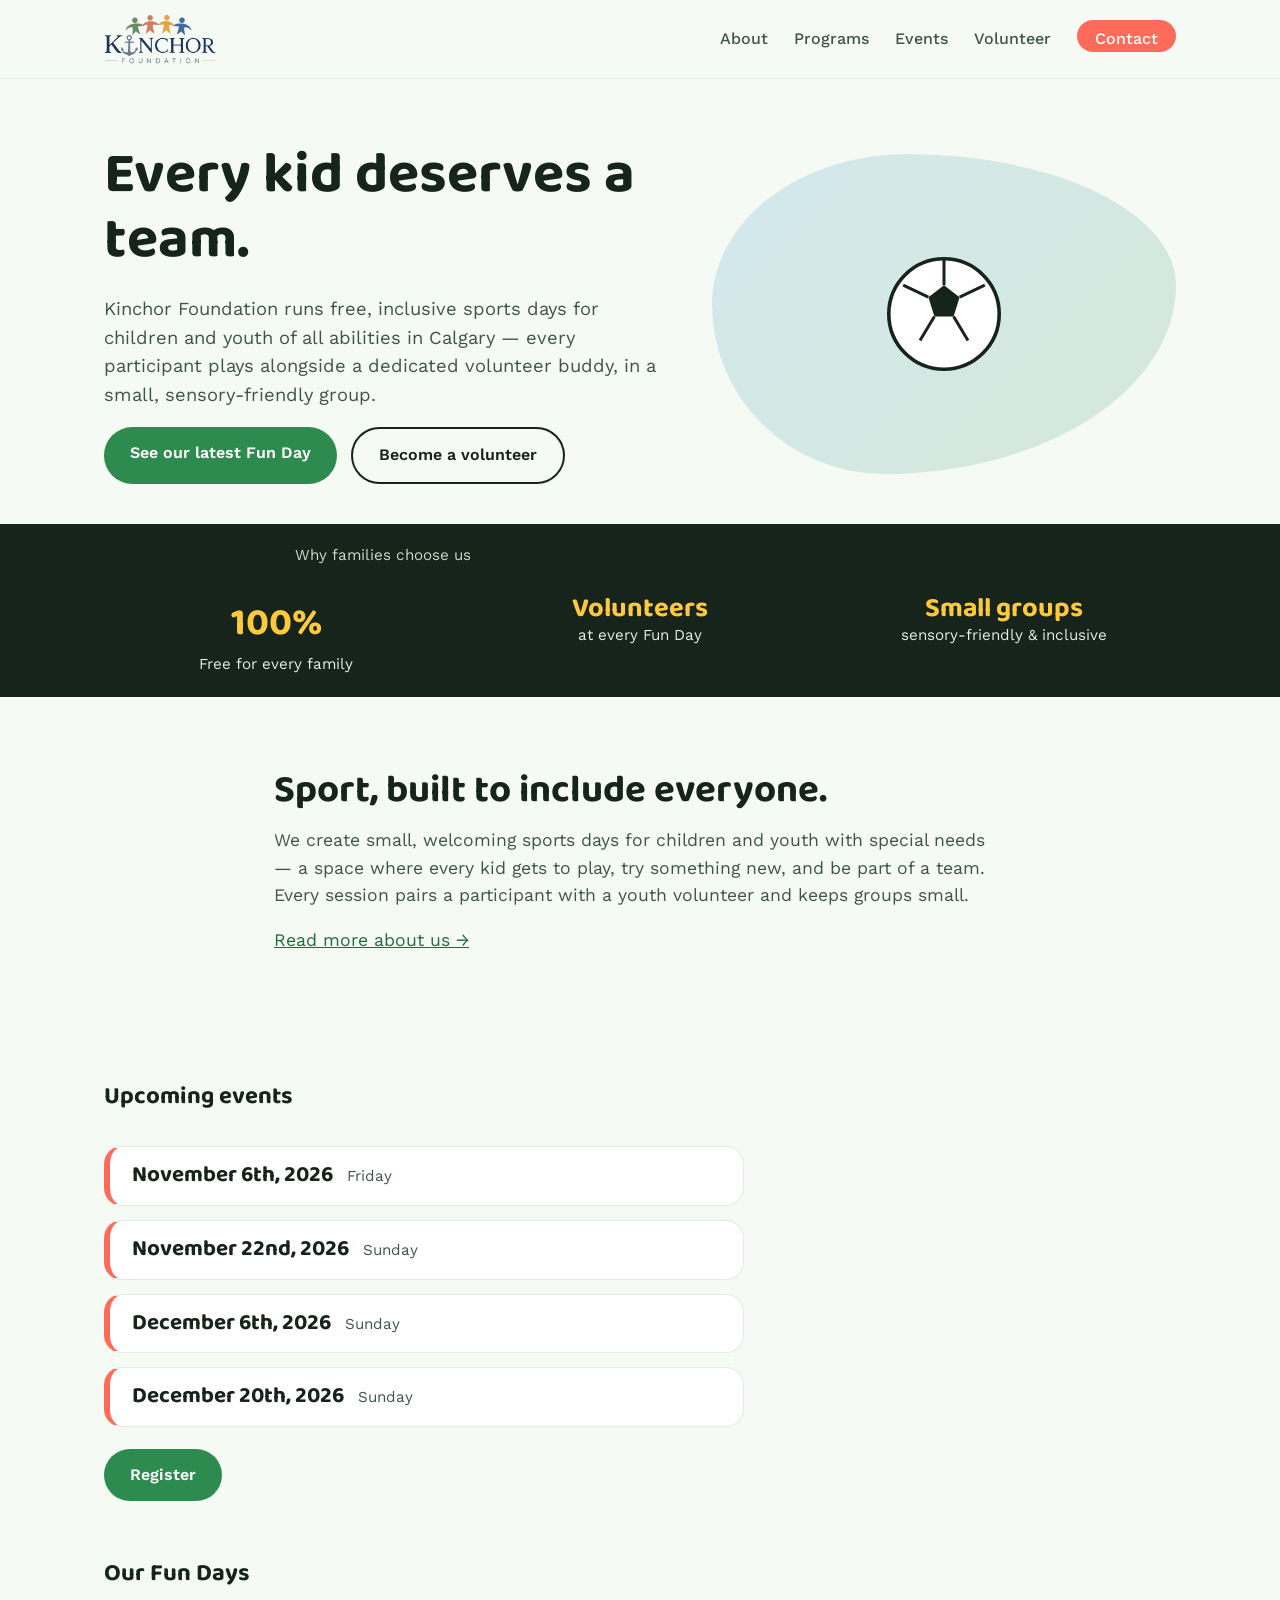
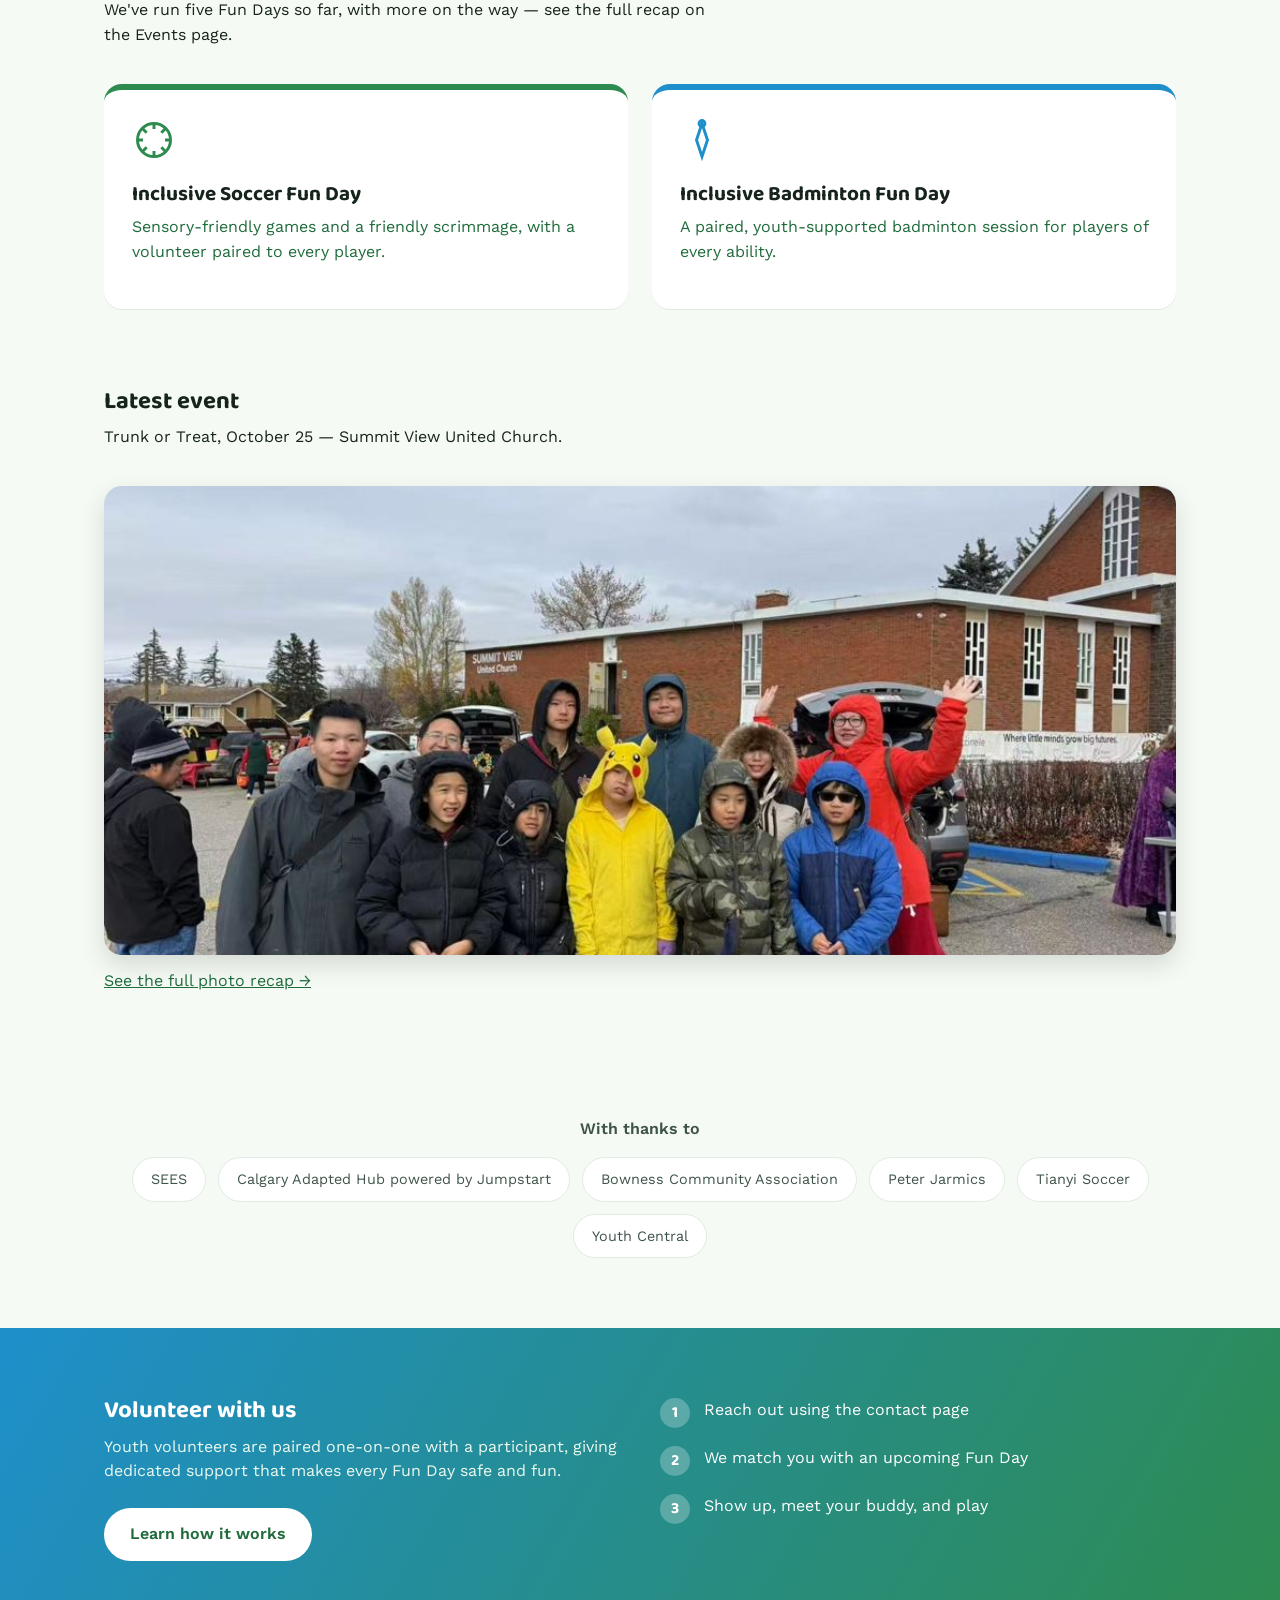
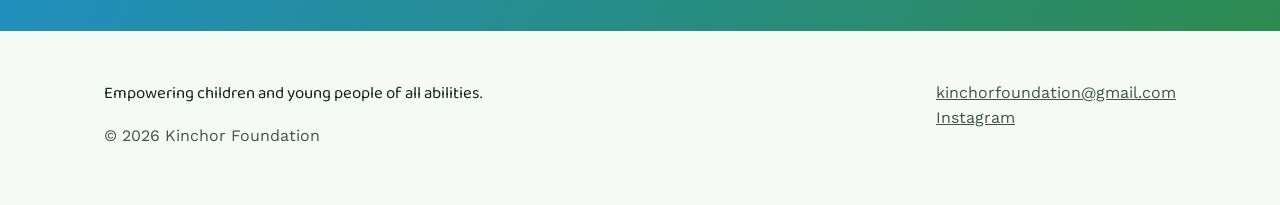
<file: index.html>
<!DOCTYPE html>
<html lang="en">
<head>
<meta charset="UTF-8">
<meta name="viewport" content="width=device-width, initial-scale=1.0">
<title>Kinchor Foundation — Inclusive Sport for Every Kid</title>
<meta name="description" content="Kinchor Foundation runs free, inclusive sports days for children and youth of all abilities in Calgary.">



<link rel="preconnect" href="https://fonts.googleapis.com">
<link rel="preconnect" href="https://fonts.gstatic.com" crossorigin>
<link href="https://fonts.googleapis.com/css2?family=Baloo+2:wght@500;600;700;800&family=Work+Sans:wght@400;500;600&display=swap" rel="stylesheet">
<link rel="stylesheet" href="styles.css">
</head>
<body>
<div class="scroll-progress"></div>
<a href="#main" class="skip-link">Skip to content</a>

<header class="site" id="site-header">
  <nav class="wrap" aria-label="Primary">
    <a href="index.html" class="brand">
      <img src="[data-uri]" alt="Kinchor Foundation">
    </a>
    <ul class="nav-links">
      <li><a href="about.html">About</a></li>
      <li><a href="programs.html">Programs</a></li>
      <li><a href="events.html">Events</a></li>
      <li><a href="volunteer.html">Volunteer</a></li>
      <li><a href="contact.html" class="nav-cta">Contact</a></li>
    </ul>
    <button class="hamburger" id="hamburger" aria-label="Toggle menu" aria-expanded="false">
      <span></span><span></span><span></span>
    </button>
  </nav>
</header>

<main id="main">

  <section class="hero">
    <div class="wrap">
      <div>
        <h1>Every kid deserves a team.</h1>
        <p class="lede">Kinchor Foundation runs free, inclusive sports days for children and youth of all abilities in Calgary — every participant plays alongside a dedicated volunteer buddy, in a small, sensory-friendly group.</p>
        <div class="cta-row">
          <a href="events.html" class="btn btn-primary">See our latest Fun Day</a>
          <a href="volunteer.html" class="btn btn-outline">Become a volunteer</a>
        </div>
      </div>
      <div class="hero-visual">
        <div class="hero-blob" aria-hidden="true"></div>
        <svg class="ball" viewBox="0 0 100 100" aria-hidden="true">
          <circle cx="50" cy="50" r="46" fill="#ffffff" stroke="#16241c" stroke-width="3"/>
          <polygon points="50,26 63,36 58,52 42,52 37,36" fill="#16241c"/>
          <path d="M50,26 L50,4 M63,36 L84,26 M58,52 L70,72 M42,52 L30,72 M37,36 L16,26" stroke="#16241c" stroke-width="2.5" fill="none"/>
        </svg>
      </div>
    </div>
  </section>

  <section class="stats" aria-label="Event highlights">
    <div class="wrap">
      <p class="eyebrow">Why families choose us</p>
      <div><div class="stat-num" data-count="100" data-suffix="%">0%</div><div class="stat-label">Free for every family</div></div>
      <div><div class="stat-text">Volunteers</div><div class="stat-label">at every Fun Day</div></div>
      <div><div class="stat-text">Small groups</div><div class="stat-label">sensory-friendly &amp; inclusive</div></div>
    </div>
  </section>

  <section class="mission">
    <div class="wrap reveal">
      <h2>Sport, built to include everyone.</h2>
      
      <p>We create small, welcoming sports days for children and youth with special needs — a space where every kid gets to play, try something new, and be part of a team. Every session pairs a participant with a youth volunteer and keeps groups small.</p>
      <p><a href="about.html">Read more about us →</a></p>
    </div>
  </section>

  <section class="upcoming" id="upcoming">
    <div class="wrap">
      <div class="section-head reveal">
        <h2>Upcoming events</h2>
      </div>
      <div class="upcoming-list stagger">
        <div class="upcoming-item">
          <div class="upcoming-date">November 6th, 2026</div>
          <div class="upcoming-day">Friday</div>
        </div>
        <div class="upcoming-item">
          <div class="upcoming-date">November 22nd, 2026</div>
          <div class="upcoming-day">Sunday</div>
        </div>
        <div class="upcoming-item">
          <div class="upcoming-date">December 6th, 2026</div>
          <div class="upcoming-day">Sunday</div>
        </div>
        <div class="upcoming-item">
          <div class="upcoming-date">December 20th, 2026</div>
          <div class="upcoming-day">Sunday</div>
        </div>
      </div>
      <a class="btn btn-primary upcoming-register" href="https://forms.gle/YQXjcVpG6hMZXHu18" target="_blank" rel="noopener">Register</a>
    </div>
  </section>

  <section class="programs">
    <div class="wrap">
      <div class="section-head reveal">
        <h2>Our Fun Days</h2>
        <p>We've run five Fun Days so far, with more on the way — see the full recap on the Events page.</p>
      </div>
      <div class="program-grid stagger">
        <a href="programs.html" class="program-card" style="text-decoration:none;">
          <svg class="icon" viewBox="0 0 24 24" fill="none" stroke="var(--green)" stroke-width="1.6"><circle cx="12" cy="12" r="9"/><path d="M12 3v3M12 18v3M3 12h3M18 12h3M6 6l2 2M16 16l2 2M6 18l2-2M16 8l2-2"/></svg>
          <h3>Inclusive Soccer Fun Day</h3>
          <p>Sensory-friendly games and a friendly scrimmage, with a volunteer paired to every player.</p>
        </a>
        <a href="programs.html" class="program-card badminton" style="text-decoration:none;">
          <svg class="icon" viewBox="0 0 24 24" fill="none" stroke="var(--sky)" stroke-width="1.6"><path d="M12 3l3 9-3 9-3-9z"/><circle cx="12" cy="3" r="1.6"/></svg>
          <h3>Inclusive Badminton Fun Day</h3>
          <p>A paired, youth-supported badminton session for players of every ability.</p>
        </a>
      </div>
    </div>
  </section>

  <section class="gallery-section" style="padding-top:0;">
    <div class="wrap reveal-scale">
      <div class="section-head">
        <h2>Latest event</h2>
        <p>Trunk or Treat, October 25 — Summit View United Church.</p>
      </div>
      <a href="events.html#trunk-or-treat-oct25" style="display:block; border-radius: var(--radius); overflow:hidden; box-shadow:0 10px 24px rgba(20,40,25,0.15);">
        <img src="[data-uri]" alt="The whole group together at the October 25 Trunk or Treat" style="aspect-ratio:16/7; object-fit:cover; width:100%;">
      </a>
      <p style="margin-top:14px;"><a href="events.html#trunk-or-treat-oct25">See the full photo recap →</a></p>
    </div>
  </section>

  <section class="partners">
    <div class="wrap reveal">
      <h3>With thanks to</h3>
      <div class="partner-chips">
        <span class="chip">SEES</span>
        <span class="chip">Calgary Adapted Hub powered by Jumpstart</span>
        <span class="chip">Bowness Community Association</span>
        <span class="chip">Peter Jarmics</span>
        <span class="chip">Tianyi Soccer</span>
        <span class="chip">Youth Central</span>
      </div>
    </div>
  </section>

  <section class="volunteer-cta">
    <div class="wrap">
      <div class="reveal-left">
        <h2>Volunteer with us</h2>
        <p>Youth volunteers are paired one-on-one with a participant, giving dedicated support that makes every Fun Day safe and fun.</p>
        <a href="volunteer.html" class="btn btn-primary">Learn how it works</a>
      </div>
      <div class="reveal-right">
        <ol class="steps">
          <li>Reach out using the contact page</li>
          <li>We match you with an upcoming Fun Day</li>
          <li>Show up, meet your buddy, and play</li>
        </ol>
      </div>
    </div>
  </section>

</main>

<footer class="site">
  <div class="wrap">
    <div>
      <p class="tagline">Empowering children and young people of all abilities.</p>
      <p>© 2026 Kinchor Foundation</p>
    </div>
    <div>
      <p><a href="mailto:kinchorfoundation@gmail.com">kinchorfoundation@gmail.com</a><br>
      <a href="https://www.instagram.com/kinchorfoundation2026/?hl=en" target="_blank" rel="noopener">Instagram</a></p>
    </div>
  </div>
</footer>

<button class="to-top" aria-label="Back to top">
  <svg viewBox="0 0 24 24" fill="none" stroke="#16241c" stroke-width="2"><path d="M12 19V5M5 12l7-7 7 7"/></svg>
</button>

<script src="script.js" defer></script>
</body>
</html>
</file>
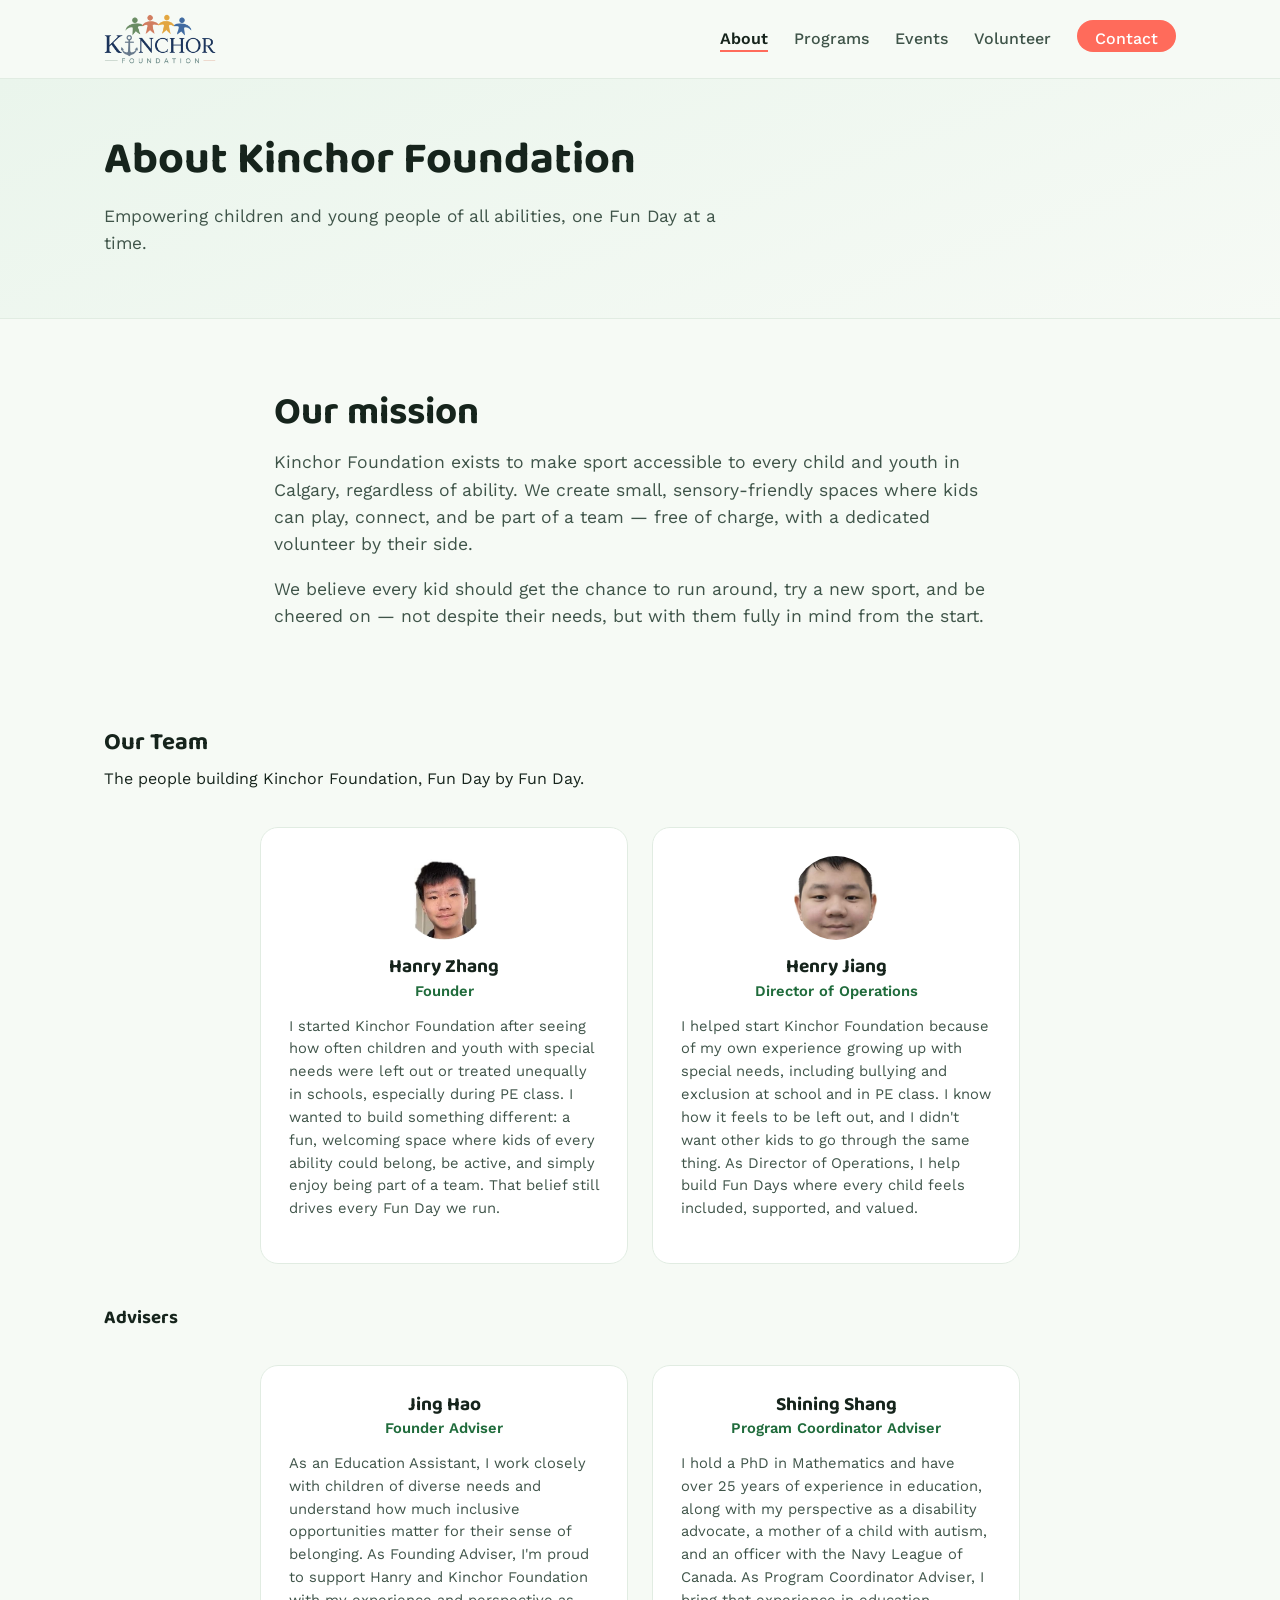
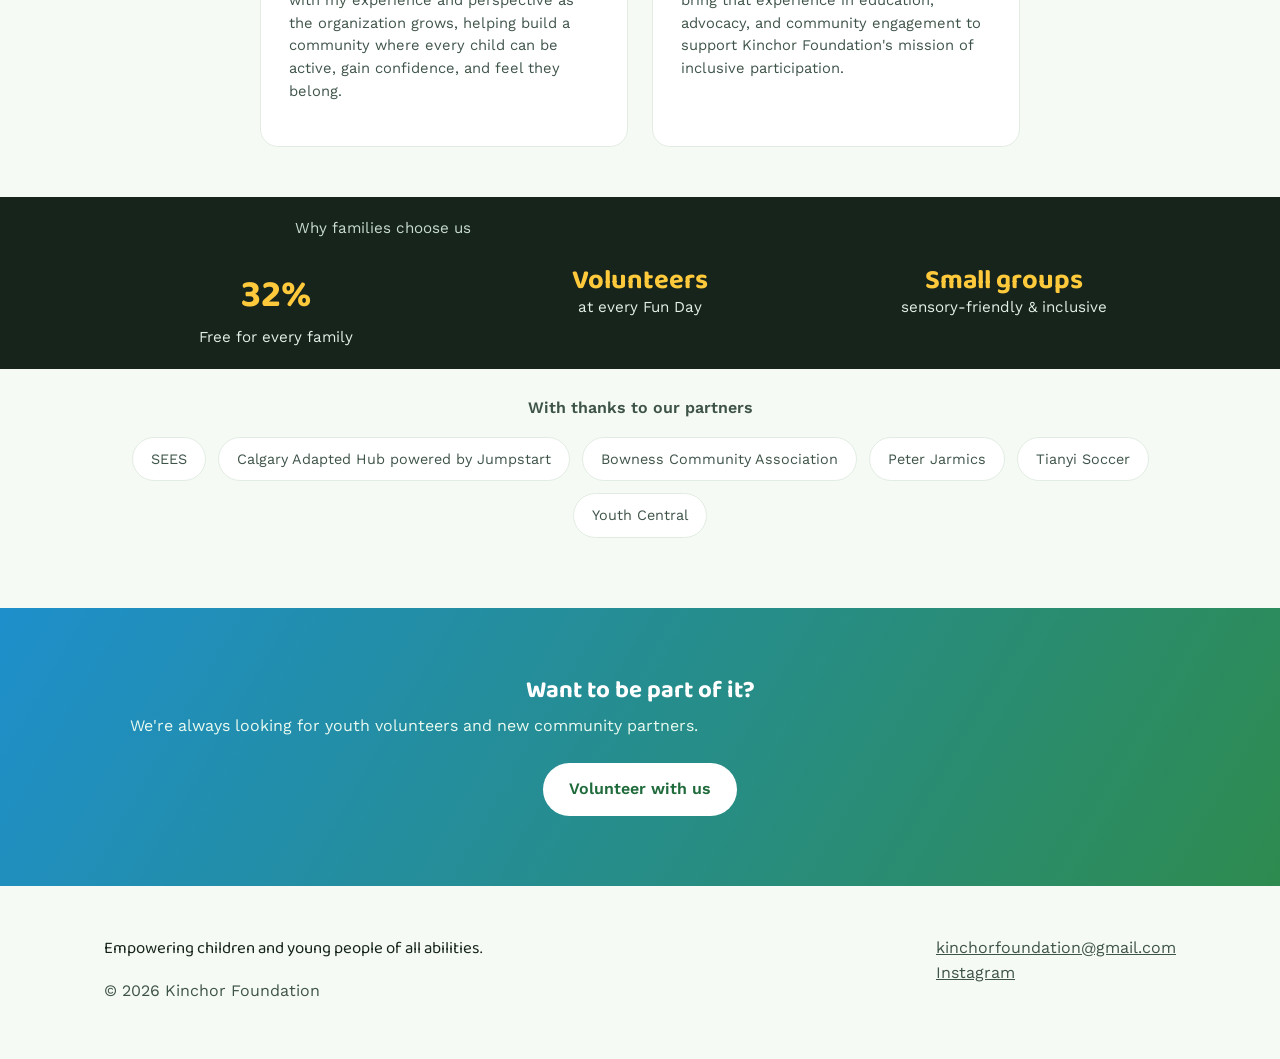
<file: about.html>
<!DOCTYPE html>
<html lang="en">
<head>
<meta charset="UTF-8">
<meta name="viewport" content="width=device-width, initial-scale=1.0">
<title>About Us — Kinchor Foundation</title>
<meta name="description" content="Kinchor Foundation's mission is to make sport accessible to every child and youth in Calgary, regardless of ability.">
<link rel="preconnect" href="https://fonts.googleapis.com">
<link rel="preconnect" href="https://fonts.gstatic.com" crossorigin>
<link href="https://fonts.googleapis.com/css2?family=Baloo+2:wght@500;600;700;800&family=Work+Sans:wght@400;500;600&display=swap" rel="stylesheet">
<link rel="stylesheet" href="styles.css">
</head>
<body>
<div class="scroll-progress"></div>
<a href="#main" class="skip-link">Skip to content</a>

<header class="site" id="site-header">
  <nav class="wrap" aria-label="Primary">
    <a href="index.html" class="brand">
      <img src="[data-uri]" alt="Kinchor Foundation">
    </a>
    <ul class="nav-links">
      <li><a href="about.html" class="active">About</a></li>
      <li><a href="programs.html">Programs</a></li>
      <li><a href="events.html">Events</a></li>
      <li><a href="volunteer.html">Volunteer</a></li>
      <li><a href="contact.html" class="nav-cta">Contact</a></li>
    </ul>
    <button class="hamburger" id="hamburger" aria-label="Toggle menu" aria-expanded="false">
      <span></span><span></span><span></span>
    </button>
  </nav>
</header>

<main id="main">

  <section class="page-hero">
    <div class="wrap">
      <h1>About Kinchor Foundation</h1>
      <p>Empowering children and young people of all abilities, one Fun Day at a time.</p>
    </div>
  </section>

  <section class="mission">
    <div class="wrap reveal">
      <h2>Our mission</h2>
      
      <p>Kinchor Foundation exists to make sport accessible to every child and youth in Calgary, regardless of ability. We create small, sensory-friendly spaces where kids can play, connect, and be part of a team — free of charge, with a dedicated volunteer by their side.</p>
      <p>We believe every kid should get the chance to run around, try a new sport, and be cheered on — not despite their needs, but with them fully in mind from the start.</p>
    </div>
  </section>

  <section class="team">
    <div class="wrap">
      <div class="section-head reveal">
        <h2>Our Team</h2>
        <p>The people building Kinchor Foundation, Fun Day by Fun Day.</p>
      </div>
      <div class="team-grid team-grid-two stagger">

        <div class="team-card">
          <img class="team-photo" src="[data-uri]" alt="Hanry Zhang">
          <h3>Hanry Zhang</h3>
          <p class="team-role">Founder</p>
          <p class="team-bio">I started Kinchor Foundation after seeing how often children and youth with special needs were left out or treated unequally in schools, especially during PE class. I wanted to build something different: a fun, welcoming space where kids of every ability could belong, be active, and simply enjoy being part of a team. That belief still drives every Fun Day we run.</p>
        </div>

        <div class="team-card">
          <img class="team-photo" src="[data-uri]" alt="Henry Jiang">
          <h3>Henry Jiang</h3>
          <p class="team-role">Director of Operations</p>
          <p class="team-bio">I helped start Kinchor Foundation because of my own experience growing up with special needs, including bullying and exclusion at school and in PE class. I know how it feels to be left out, and I didn't want other kids to go through the same thing. As Director of Operations, I help build Fun Days where every child feels included, supported, and valued.</p>
        </div>

      </div>

      <div class="section-head reveal team-advisers-head">
        <h3>Advisers</h3>
      </div>
      <div class="team-grid team-grid-advisers stagger">

        <div class="team-card">
          <h3>Jing Hao</h3>
          <p class="team-role">Founder Adviser</p>
          <p class="team-bio">As an Education Assistant, I work closely with children of diverse needs and understand how much inclusive opportunities matter for their sense of belonging. As Founding Adviser, I'm proud to support Hanry and Kinchor Foundation with my experience and perspective as the organization grows, helping build a community where every child can be active, gain confidence, and feel they belong.</p>
        </div>

        <div class="team-card">
          <h3>Shining Shang</h3>
          <p class="team-role">Program Coordinator Adviser</p>
          <p class="team-bio">I hold a PhD in Mathematics and have over 25 years of experience in education, along with my perspective as a disability advocate, a mother of a child with autism, and an officer with the Navy League of Canada. As Program Coordinator Adviser, I bring that experience in education, advocacy, and community engagement to support Kinchor Foundation's mission of inclusive participation.</p>
        </div>

      </div>
    </div>
  </section>

  <section class="stats" aria-label="Impact so far">
    <div class="wrap">
      <p class="eyebrow">Why families choose us</p>
      <div><div class="stat-num" data-count="100" data-suffix="%">0%</div><div class="stat-label">Free for every family</div></div>
      <div><div class="stat-text">Volunteers</div><div class="stat-label">at every Fun Day</div></div>
      <div><div class="stat-text">Small groups</div><div class="stat-label">sensory-friendly &amp; inclusive</div></div>
    </div>
  </section>

  <section class="partners">
    <div class="wrap reveal">
      <h3>With thanks to our partners</h3>
      <div class="partner-chips stagger">
        <span class="chip">SEES</span>
        <span class="chip">Calgary Adapted Hub powered by Jumpstart</span>
        <span class="chip">Bowness Community Association</span>
        <span class="chip">Peter Jarmics</span>
        <span class="chip">Tianyi Soccer</span>
        <span class="chip">Youth Central</span>
      </div>
    </div>
  </section>

  <section class="volunteer-cta">
    <div class="wrap" style="grid-template-columns: 1fr;">
      <div class="reveal" style="text-align:center;">
        <h2>Want to be part of it?</h2>
        <p>We're always looking for youth volunteers and new community partners.</p>
        <a href="volunteer.html" class="btn btn-primary">Volunteer with us</a>
      </div>
    </div>
  </section>

</main>

<footer class="site">
  <div class="wrap">
    <div>
      <p class="tagline">Empowering children and young people of all abilities.</p>
      <p>© 2026 Kinchor Foundation</p>
    </div>
    <div>
      <p><a href="mailto:kinchorfoundation@gmail.com">kinchorfoundation@gmail.com</a><br>
      <a href="https://www.instagram.com/kinchorfoundation2026/?hl=en" target="_blank" rel="noopener">Instagram</a></p>
    </div>
  </div>
</footer>

<button class="to-top" aria-label="Back to top">
  <svg viewBox="0 0 24 24" fill="none" stroke="#16241c" stroke-width="2"><path d="M12 19V5M5 12l7-7 7 7"/></svg>
</button>

<script src="script.js" defer></script>
</body>
</html>
</file>
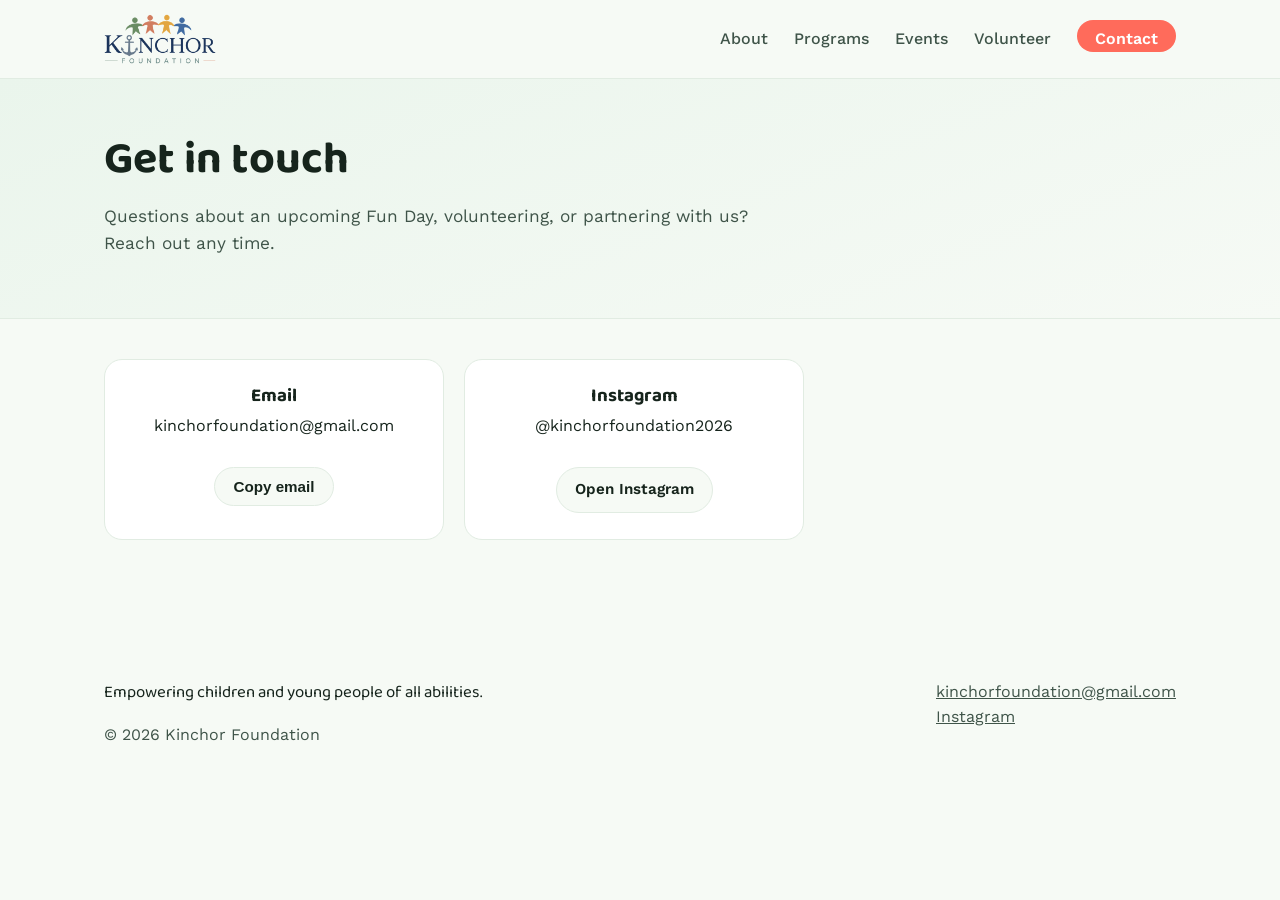
<file: contact.html>
<!DOCTYPE html>
<html lang="en">
<head>
<meta charset="UTF-8">
<meta name="viewport" content="width=device-width, initial-scale=1.0">
<title>Contact — Kinchor Foundation</title>
<meta name="description" content="Get in touch with Kinchor Foundation.">
<link rel="preconnect" href="https://fonts.googleapis.com">
<link rel="preconnect" href="https://fonts.gstatic.com" crossorigin>
<link href="https://fonts.googleapis.com/css2?family=Baloo+2:wght@500;600;700;800&family=Work+Sans:wght@400;500;600&display=swap" rel="stylesheet">
<link rel="stylesheet" href="styles.css">
</head>
<body>
<div class="scroll-progress"></div>
<a href="#main" class="skip-link">Skip to content</a>

<header class="site" id="site-header">
  <nav class="wrap" aria-label="Primary">
    <a href="index.html" class="brand">
      <img src="[data-uri]" alt="Kinchor Foundation">
    </a>
    <ul class="nav-links">
      <li><a href="about.html">About</a></li>
      <li><a href="programs.html">Programs</a></li>
      <li><a href="events.html">Events</a></li>
      <li><a href="volunteer.html">Volunteer</a></li>
      <li><a href="contact.html" class="nav-cta active">Contact</a></li>
    </ul>
    <button class="hamburger" id="hamburger" aria-label="Toggle menu" aria-expanded="false">
      <span></span><span></span><span></span>
    </button>
  </nav>
</header>

<main id="main">

  <section class="page-hero">
    <div class="wrap">
      <h1>Get in touch</h1>
      <p>Questions about an upcoming Fun Day, volunteering, or partnering with us? Reach out any time.</p>
    </div>
  </section>

  <section class="contact-section">
    <div class="wrap">
      <div class="contact-cards stagger">
        <div class="contact-card">
          <h3>Email</h3>
          <p style="max-width:none;">kinchorfoundation@gmail.com</p>
          <button class="copy-btn" data-copy="kinchorfoundation@gmail.com">Copy email</button>
        </div>
        <div class="contact-card">
          <h3>Instagram</h3>
          <p style="max-width:none;">@kinchorfoundation2026</p>
          <a class="contact-link" href="https://www.instagram.com/kinchorfoundation2026/?hl=en" target="_blank" rel="noopener">Open Instagram</a>
        </div>
      </div>
    </div>
  </section>

</main>

<footer class="site">
  <div class="wrap">
    <div>
      <p class="tagline">Empowering children and young people of all abilities.</p>
      <p>© 2026 Kinchor Foundation</p>
    </div>
    <div>
      <p><a href="mailto:kinchorfoundation@gmail.com">kinchorfoundation@gmail.com</a><br>
      <a href="https://www.instagram.com/kinchorfoundation2026/?hl=en" target="_blank" rel="noopener">Instagram</a></p>
    </div>
  </div>
</footer>

<div class="toast"></div>

<button class="to-top" aria-label="Back to top">
  <svg viewBox="0 0 24 24" fill="none" stroke="#16241c" stroke-width="2"><path d="M12 19V5M5 12l7-7 7 7"/></svg>
</button>

<script src="script.js" defer></script>
</body>
</html>
</file>
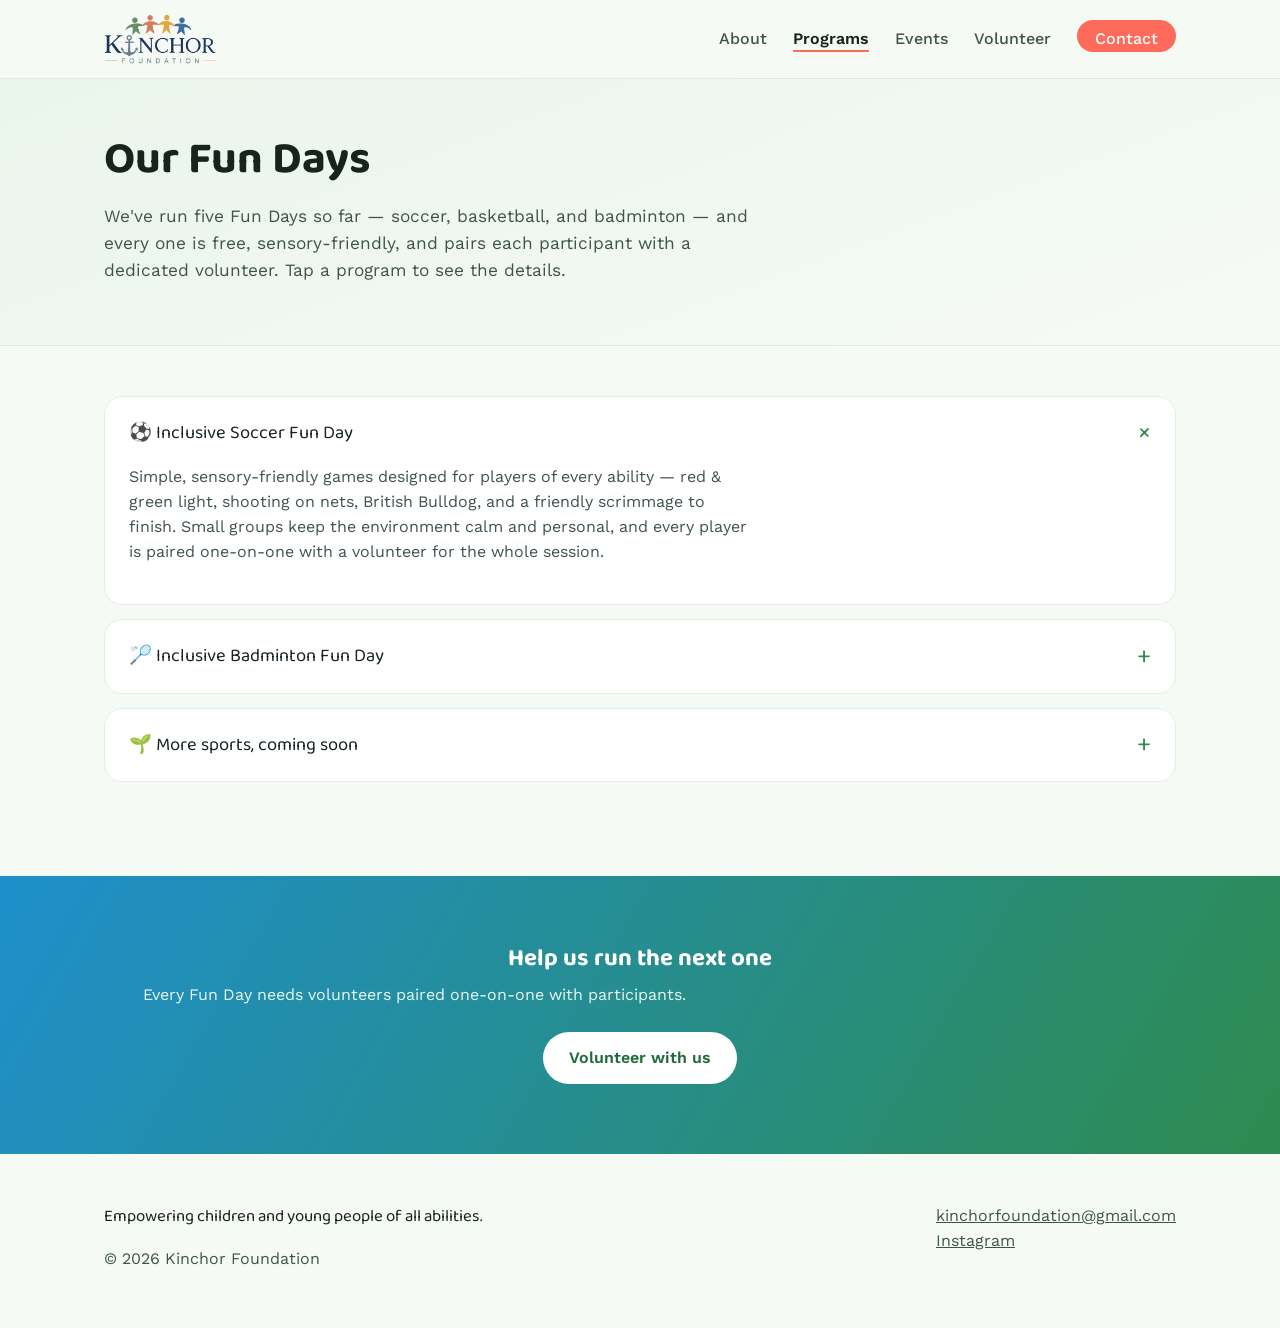
<file: programs.html>
<!DOCTYPE html>
<html lang="en">
<head>
<meta charset="UTF-8">
<meta name="viewport" content="width=device-width, initial-scale=1.0">
<title>Our Programs — Kinchor Foundation</title>
<meta name="description" content="Free, inclusive Fun Day programs from Kinchor Foundation: soccer and badminton, open to children and youth of all abilities.">
<link rel="preconnect" href="https://fonts.googleapis.com">
<link rel="preconnect" href="https://fonts.gstatic.com" crossorigin>
<link href="https://fonts.googleapis.com/css2?family=Baloo+2:wght@500;600;700;800&family=Work+Sans:wght@400;500;600&display=swap" rel="stylesheet">
<link rel="stylesheet" href="styles.css">
</head>
<body>
<div class="scroll-progress"></div>
<a href="#main" class="skip-link">Skip to content</a>

<header class="site" id="site-header">
  <nav class="wrap" aria-label="Primary">
    <a href="index.html" class="brand">
      <img src="[data-uri]" alt="Kinchor Foundation">
    </a>
    <ul class="nav-links">
      <li><a href="about.html">About</a></li>
      <li><a href="programs.html" class="active">Programs</a></li>
      <li><a href="events.html">Events</a></li>
      <li><a href="volunteer.html">Volunteer</a></li>
      <li><a href="contact.html" class="nav-cta">Contact</a></li>
    </ul>
    <button class="hamburger" id="hamburger" aria-label="Toggle menu" aria-expanded="false">
      <span></span><span></span><span></span>
    </button>
  </nav>
</header>

<main id="main">

  <section class="page-hero">
    <div class="wrap">
      <h1>Our Fun Days</h1>
      <p>We've run five Fun Days so far — soccer, basketball, and badminton — and every one is free, sensory-friendly, and pairs each participant with a dedicated volunteer. Tap a program to see the details.</p>
    </div>
  </section>

  <section class="programs" style="padding-top:50px;">
    <div class="wrap">

      <details class="accordion reveal" open>
        <summary>⚽ Inclusive Soccer Fun Day</summary>
        <div class="accordion-body">
          <p>Simple, sensory-friendly games designed for players of every ability — red &amp; green light, shooting on nets, British Bulldog, and a friendly scrimmage to finish. Small groups keep the environment calm and personal, and every player is paired one-on-one with a volunteer for the whole session.</p>
        </div>
      </details>

      <details class="accordion reveal">
        <summary>🏸 Inclusive Badminton Fun Day</summary>
        <div class="accordion-body">
          <p>A paired, youth-supported badminton session for players of every ability, with professional coaching from an experienced badminton coach. No experience needed — just come ready to rally and have fun.</p>
        </div>
      </details>

      <details class="accordion reveal">
        <summary>🌱 More sports, coming soon</summary>
        <div class="accordion-body">
          <p>We're growing our lineup of Fun Days. Check the Events page for the latest, or reach out if there's a sport you'd love to see us run.</p>
          <p><a href="events.html">See upcoming events →</a></p>
        </div>
      </details>

    </div>
  </section>

  <section class="volunteer-cta">
    <div class="wrap" style="grid-template-columns: 1fr;">
      <div class="reveal" style="text-align:center;">
        <h2>Help us run the next one</h2>
        <p>Every Fun Day needs volunteers paired one-on-one with participants.</p>
        <a href="volunteer.html" class="btn btn-primary">Volunteer with us</a>
      </div>
    </div>
  </section>

</main>

<footer class="site">
  <div class="wrap">
    <div>
      <p class="tagline">Empowering children and young people of all abilities.</p>
      <p>© 2026 Kinchor Foundation</p>
    </div>
    <div>
      <p><a href="mailto:kinchorfoundation@gmail.com">kinchorfoundation@gmail.com</a><br>
      <a href="https://www.instagram.com/kinchorfoundation2026/?hl=en" target="_blank" rel="noopener">Instagram</a></p>
    </div>
  </div>
</footer>

<button class="to-top" aria-label="Back to top">
  <svg viewBox="0 0 24 24" fill="none" stroke="#16241c" stroke-width="2"><path d="M12 19V5M5 12l7-7 7 7"/></svg>
</button>

<script src="script.js" defer></script>
</body>
</html>
</file>
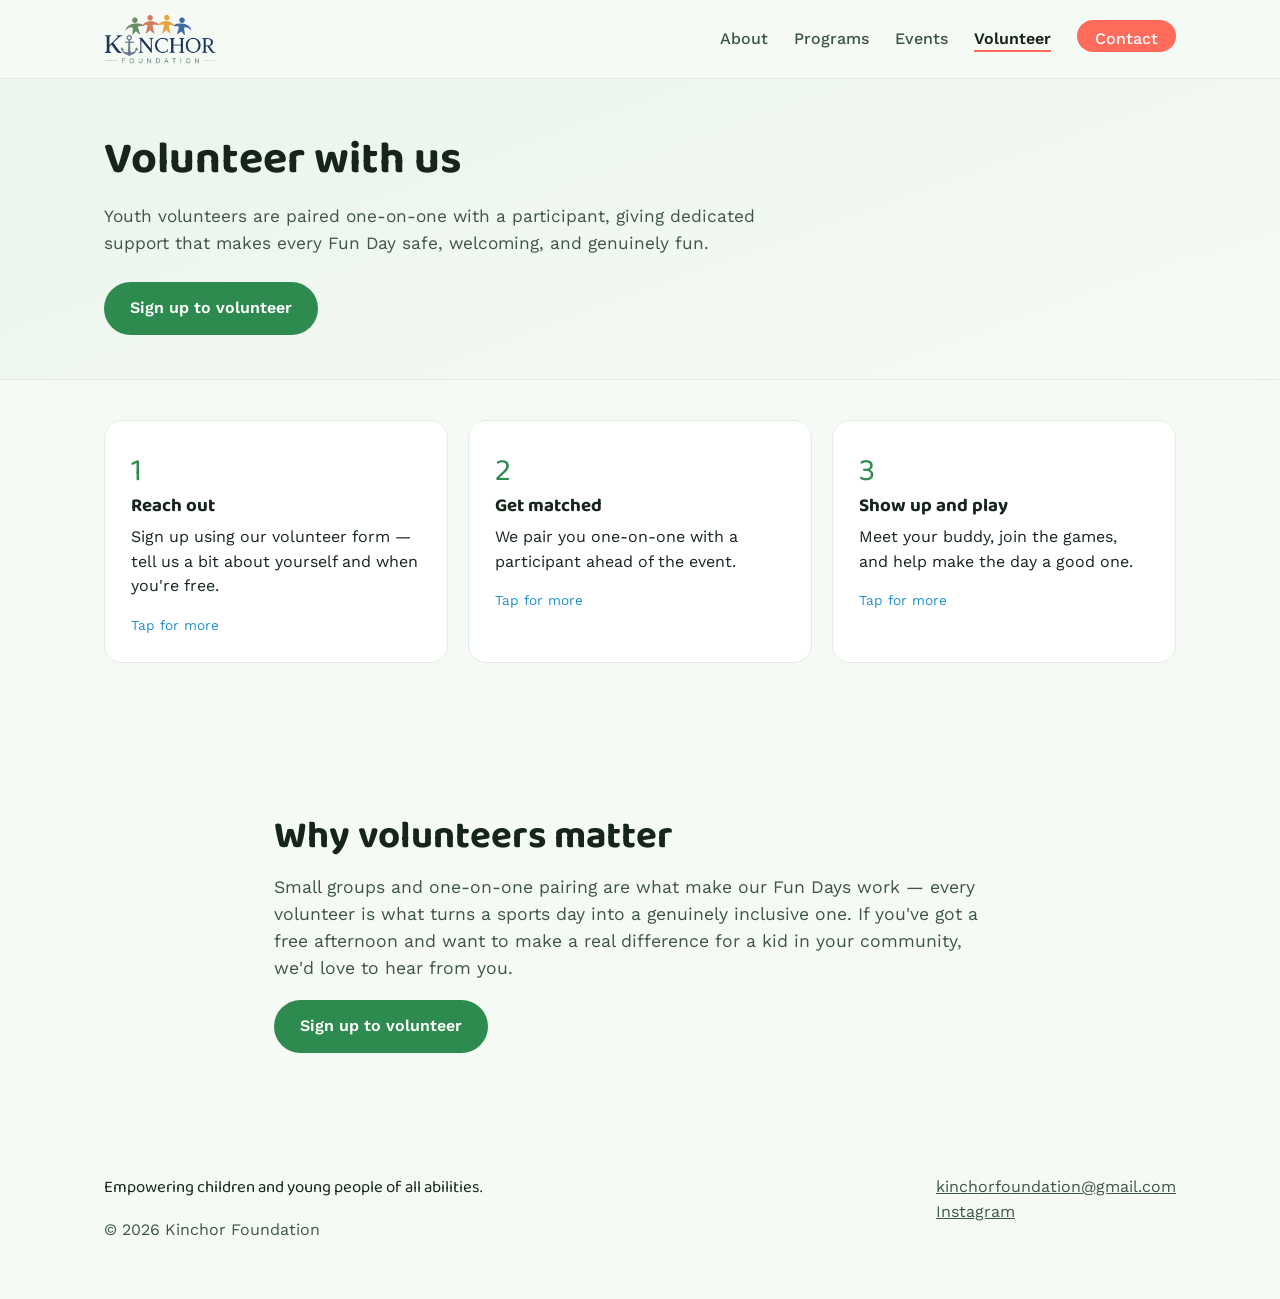
<file: volunteer.html>
<!DOCTYPE html>
<html lang="en">
<head>
<meta charset="UTF-8">
<meta name="viewport" content="width=device-width, initial-scale=1.0">
<title>Volunteer — Kinchor Foundation</title>
<meta name="description" content="Become a youth volunteer with Kinchor Foundation and get paired one-on-one with a participant at an inclusive Fun Day.">
<link rel="preconnect" href="https://fonts.googleapis.com">
<link rel="preconnect" href="https://fonts.gstatic.com" crossorigin>
<link href="https://fonts.googleapis.com/css2?family=Baloo+2:wght@500;600;700;800&family=Work+Sans:wght@400;500;600&display=swap" rel="stylesheet">
<link rel="stylesheet" href="styles.css">
</head>
<body>
<div class="scroll-progress"></div>
<a href="#main" class="skip-link">Skip to content</a>

<header class="site" id="site-header">
  <nav class="wrap" aria-label="Primary">
    <a href="index.html" class="brand">
      <img src="[data-uri]" alt="Kinchor Foundation">
    </a>
    <ul class="nav-links">
      <li><a href="about.html">About</a></li>
      <li><a href="programs.html">Programs</a></li>
      <li><a href="events.html">Events</a></li>
      <li><a href="volunteer.html" class="active">Volunteer</a></li>
      <li><a href="contact.html" class="nav-cta">Contact</a></li>
    </ul>
    <button class="hamburger" id="hamburger" aria-label="Toggle menu" aria-expanded="false">
      <span></span><span></span><span></span>
    </button>
  </nav>
</header>

<main id="main">

  <section class="page-hero">
    <div class="wrap">
      <h1>Volunteer with us</h1>
      <p>Youth volunteers are paired one-on-one with a participant, giving dedicated support that makes every Fun Day safe, welcoming, and genuinely fun.</p>
      <a href="https://forms.gle/4vWuPxTSTgd1b9ZX9" class="btn btn-primary" target="_blank" rel="noopener">Sign up to volunteer</a>
    </div>
  </section>

  <section class="wrap">
    <div class="step-cards">

      <div class="step-card reveal">
        <div class="num">1</div>
        <h3>Reach out</h3>
        <p>Sign up using our volunteer form — tell us a bit about yourself and when you're free.</p>
        <div class="toggle-hint">Tap for more</div>
        <div class="more">We reply by email and can usually match you to the next available Fun Day within a week or two.</div>
      </div>

      <div class="step-card reveal">
        <div class="num">2</div>
        <h3>Get matched</h3>
        <p>We pair you one-on-one with a participant ahead of the event.</p>
        <div class="toggle-hint">Tap for more</div>
        <div class="more">No experience with adapted sport is required — we'll give you a quick briefing on the day so you know how to support your buddy.</div>
      </div>

      <div class="step-card reveal">
        <div class="num">3</div>
        <h3>Show up and play</h3>
        <p>Meet your buddy, join the games, and help make the day a good one.</p>
        <div class="toggle-hint">Tap for more</div>
        <div class="more">Groups stay small and sensory-friendly — you just need to show up ready to have fun.</div>
      </div>

    </div>
  </section>

  <section class="mission">
    <div class="wrap reveal">
      <h2>Why volunteers matter</h2>
      <p>Small groups and one-on-one pairing are what make our Fun Days work — every volunteer is what turns a sports day into a genuinely inclusive one. If you've got a free afternoon and want to make a real difference for a kid in your community, we'd love to hear from you.</p>
      <a href="https://forms.gle/4vWuPxTSTgd1b9ZX9" class="btn btn-primary" target="_blank" rel="noopener">Sign up to volunteer</a>
    </div>
  </section>

</main>

<footer class="site">
  <div class="wrap">
    <div>
      <p class="tagline">Empowering children and young people of all abilities.</p>
      <p>© 2026 Kinchor Foundation</p>
    </div>
    <div>
      <p><a href="mailto:kinchorfoundation@gmail.com">kinchorfoundation@gmail.com</a><br>
      <a href="https://www.instagram.com/kinchorfoundation2026/?hl=en" target="_blank" rel="noopener">Instagram</a></p>
    </div>
  </div>
</footer>

<button class="to-top" aria-label="Back to top">
  <svg viewBox="0 0 24 24" fill="none" stroke="#16241c" stroke-width="2"><path d="M12 19V5M5 12l7-7 7 7"/></svg>
</button>

<script src="script.js" defer></script>
</body>
</html>
</file>
<file: styles.css>
/* ============================================================
   KINCHOR FOUNDATION — SHARED STYLESHEET
   Used by every page (index, about, programs, events,
   volunteer, contact). Edit tokens in :root to re-theme
   the whole site from one place.
   ============================================================ */

:root {
  --bg: #f6faf5;
  --ink: #16241c;
  --ink-soft: #3f5449;
  --green: #2e8b4f;
  --green-dark: #1f6b3b;
  --sky: #1e8fcb;
  --yellow: #ffc93c;
  --coral: #ff6b5b;
  --card: #ffffff;
  --border: #e1ece2;
  --radius: 18px;
  --max: 1120px;
  --dur: 0.5s;
  --ease: cubic-bezier(.2,.8,.2,1);
}

* { box-sizing: border-box; }
html { scroll-behavior: smooth; }

body {
  margin: 0;
  background: var(--bg);
  color: var(--ink);
  font-family: 'Work Sans', sans-serif;
  line-height: 1.55;
  -webkit-font-smoothing: antialiased;
  opacity: 1;
  transition: opacity 0.32s ease;
}
body.page-exit { opacity: 0; }
body.page-enter { animation: pageIn 0.4s ease; }
@keyframes pageIn { from { opacity: 0; transform: translateY(8px); } to { opacity: 1; transform: translateY(0); } }

h1, h2, h3, .display {
  font-family: 'Baloo 2', sans-serif;
  color: var(--ink);
  margin: 0 0 0.4em;
  line-height: 1.12;
}
p { margin: 0 0 1em; max-width: 62ch; }
a { color: var(--green-dark); }
img { max-width: 100%; display: block; }

.wrap { max-width: var(--max); margin: 0 auto; padding: 0 24px; }

a.skip-link {
  position: absolute; left: -999px; top: 0;
  background: var(--ink); color: #fff;
  padding: 10px 16px; border-radius: 8px; z-index: 400;
}
a.skip-link:focus { left: 16px; top: 16px; }
:focus-visible { outline: 3px solid var(--sky); outline-offset: 3px; }

/* ---------- SCROLL PROGRESS BAR ---------- */
.scroll-progress {
  position: fixed; top: 0; left: 0; height: 4px;
  background: linear-gradient(90deg, var(--coral), var(--yellow), var(--sky));
  width: 0%; z-index: 500; transition: width 0.1s linear;
}

/* ---------- NAV ---------- */
header.site {
  position: sticky; top: 0; z-index: 100;
  background: rgba(246, 250, 245, 0.92);
  backdrop-filter: blur(6px);
  border-bottom: 1px solid var(--border);
}
nav.wrap { display: flex; align-items: center; justify-content: space-between; padding: 14px 24px; }
.brand { display: flex; align-items: center; gap: 10px; font-family: 'Baloo 2', sans-serif; font-weight: 700; font-size: 1.2rem; text-decoration: none; color: var(--ink); }
.brand img { height: 50px; width: auto; }
.nav-links { display: flex; gap: 26px; list-style: none; margin: 0; padding: 0; }
.nav-links a { text-decoration: none; color: var(--ink-soft); font-weight: 500; position: relative; padding-bottom: 4px; }
.nav-links a::after { content: ''; position: absolute; left: 0; bottom: 0; width: 0%; height: 2px; background: var(--coral); transition: width 0.25s ease; }
.nav-links a:hover::after, .nav-links a:focus-visible::after, .nav-links a.active::after { width: 100%; }
.nav-links a.active { color: var(--ink); font-weight: 600; }
.nav-cta { background: var(--coral); color: #fff !important; padding: 9px 18px; border-radius: 999px; font-weight: 600; }
.nav-cta::after { display: none; }
.hamburger { display: none; background: none; border: none; cursor: pointer; padding: 8px; }
.hamburger span { display: block; width: 24px; height: 2px; background: var(--ink); margin: 5px 0; transition: transform 0.2s ease, opacity 0.2s ease; }

/* ---------- BUTTONS ---------- */
.btn { display: inline-block; padding: 14px 26px; border-radius: 999px; font-weight: 600; text-decoration: none; font-family: 'Work Sans', sans-serif; border: none; cursor: pointer; font-size: 1rem; transition: transform 0.15s ease, background 0.2s ease; }
.btn:active { transform: scale(0.96); }
.btn-primary { background: var(--green); color: #fff; }
.btn-primary:hover { background: var(--green-dark); }
.btn-outline { background: transparent; color: var(--ink); border: 2px solid var(--ink); }
.btn-outline:hover { background: var(--ink); color: #fff; }

/* ---------- HOME HERO ---------- */
.hero { padding: 64px 0 40px; overflow: hidden; }
.hero .wrap { display: grid; grid-template-columns: 1.1fr 0.9fr; gap: 40px; align-items: center; }
.hero h1 { font-size: clamp(2.4rem, 5vw, 3.6rem); opacity: 0; transform: translateY(16px); animation: rise 0.7s ease forwards; animation-delay: 0.1s; }
.hero .lede { font-size: 1.15rem; color: var(--ink-soft); opacity: 0; transform: translateY(16px); animation: rise 0.7s ease forwards; animation-delay: 0.3s; }
.hero .cta-row { display: flex; gap: 14px; flex-wrap: wrap; opacity: 0; transform: translateY(16px); animation: rise 0.7s ease forwards; animation-delay: 0.5s; }
@keyframes rise { to { opacity: 1; transform: translateY(0); } }
.hero-visual { position: relative; height: 320px; display: flex; align-items: center; justify-content: center; }
.hero-blob { position: absolute; inset: 0; background: linear-gradient(135deg, var(--sky), var(--green)); border-radius: 42% 58% 63% 37% / 47% 41% 59% 53%; opacity: 0.16; will-change: transform; }
.ball { width: 120px; height: 120px; opacity: 0; animation: rollIn 0.9s cubic-bezier(.2,.9,.3,1.3) forwards, spin 6s linear infinite; animation-delay: 0.15s, 1.05s; will-change: transform; }
@keyframes rollIn { from { opacity: 0; transform: translateX(-140px) rotate(0deg); } to { opacity: 1; transform: translateX(0) rotate(360deg); } }
@keyframes spin { to { transform: rotate(360deg); } }

/* ---------- PAGE HEADER (about / programs / events / volunteer / contact) ---------- */
.page-hero { padding: 56px 0 44px; background: linear-gradient(160deg, #eaf5ec, var(--bg)); border-bottom: 1px solid var(--border); }
.page-hero h1 { font-size: clamp(2rem, 4vw, 2.8rem); opacity: 0; transform: translateY(14px); animation: rise 0.6s ease forwards; animation-delay: 0.05s; }
.page-hero p { font-size: 1.08rem; color: var(--ink-soft); opacity: 0; transform: translateY(14px); animation: rise 0.6s ease forwards; animation-delay: 0.2s; max-width: 60ch; }
.page-hero .btn { opacity: 0; transform: translateY(14px); animation: rise 0.6s ease forwards; animation-delay: 0.32s; margin-top: 8px; }

/* ---------- SCROLL REVEAL SYSTEM ---------- */
.reveal { opacity: 0; transform: translateY(28px); transition: opacity 0.7s var(--ease), transform 0.7s var(--ease); }
.reveal.in-view { opacity: 1; transform: translateY(0); }
.reveal-scale { opacity: 0; transform: scale(0.92); transition: opacity 0.6s var(--ease), transform 0.6s var(--ease); }
.reveal-scale.in-view { opacity: 1; transform: scale(1); }
.reveal-left { opacity: 0; transform: translateX(-30px); transition: opacity 0.7s var(--ease), transform 0.7s var(--ease); }
.reveal-left.in-view { opacity: 1; transform: translateX(0); }
.reveal-right { opacity: 0; transform: translateX(30px); transition: opacity 0.7s var(--ease), transform 0.7s var(--ease); }
.reveal-right.in-view { opacity: 1; transform: translateX(0); }
.stagger > * { opacity: 0; transform: translateY(24px); transition: opacity 0.6s var(--ease), transform 0.6s var(--ease); }
.stagger.in-view > * { opacity: 1; transform: translateY(0); }
.stagger.in-view > *:nth-child(1) { transition-delay: 0.02s; }
.stagger.in-view > *:nth-child(2) { transition-delay: 0.12s; }
.stagger.in-view > *:nth-child(3) { transition-delay: 0.22s; }
.stagger.in-view > *:nth-child(4) { transition-delay: 0.32s; }
.stagger.in-view > *:nth-child(5) { transition-delay: 0.42s; }
.stagger.in-view > *:nth-child(6) { transition-delay: 0.52s; }
.stagger.in-view > *:nth-child(7) { transition-delay: 0.62s; }
.stagger.in-view > *:nth-child(8) { transition-delay: 0.72s; }

/* ---------- STATS ---------- */
.stats { background: var(--ink); color: #fff; padding: 20px 0; }
.stats .wrap { display: grid; grid-template-columns: repeat(3, 1fr); gap: 20px; text-align: center; }
.stats .eyebrow { grid-column: 1 / -1; text-align: center; color: #c9dccf; font-size: 0.95rem; margin-bottom: 6px; }
.stat-num { font-family: 'Baloo 2', sans-serif; font-size: 2.4rem; font-weight: 700; color: var(--yellow); }
.stat-label { color: #e4efe6; font-size: 0.95rem; }
.stat-text { font-family: 'Baloo 2', sans-serif; font-size: 1.7rem; font-weight: 700; color: var(--yellow); line-height: 1.1; }

/* ---------- MISSION ---------- */
.mission { padding: 72px 0; }
.mission .wrap { max-width: 780px; }
.mission h2 { font-size: clamp(1.8rem, 3vw, 2.4rem); }
.mission p { font-size: 1.1rem; color: var(--ink-soft); max-width: none; }

/* ---------- SECTION HEAD ---------- */
.section-head { max-width: 640px; margin-bottom: 36px; }

/* ---------- PROGRAMS ---------- */
.programs { padding: 40px 0 80px; }
.program-grid { display: grid; grid-template-columns: repeat(2, 1fr); gap: 24px; }
.program-card { background: var(--card); border-radius: var(--radius); padding: 28px; border-top: 6px solid var(--green); box-shadow: 0 1px 0 var(--border); }
.program-card.badminton { border-top-color: var(--sky); }
.program-card .icon { width: 44px; height: 44px; margin-bottom: 14px; transition: transform 0.3s ease; }
.program-card:hover .icon { transform: rotate(-14deg) scale(1.08); }
.program-card h3 { font-size: 1.3rem; }
.program-card .tag { display: inline-block; margin-top: 10px; font-size: 0.85rem; color: var(--ink-soft); background: var(--bg); border: 1px solid var(--border); padding: 5px 12px; border-radius: 999px; }

/* ---------- ACCORDION (details/summary) ---------- */
details.accordion { background: var(--card); border: 1px solid var(--border); border-radius: var(--radius); padding: 4px 24px; margin-bottom: 14px; }
details.accordion summary { cursor: pointer; list-style: none; padding: 18px 0; font-family: 'Baloo 2', sans-serif; font-size: 1.15rem; display: flex; align-items: center; justify-content: space-between; }
details.accordion summary::-webkit-details-marker { display: none; }
details.accordion summary::after { content: '+'; font-size: 1.6rem; color: var(--green); transition: transform 0.25s ease; line-height: 1; }
details.accordion[open] summary::after { transform: rotate(45deg); }
details.accordion .accordion-body { padding-bottom: 20px; color: var(--ink-soft); animation: rise 0.35s ease; }

/* ---------- GALLERY ---------- */
.gallery-section { padding: 40px 0 80px; }
.gallery-grid { display: grid; grid-template-columns: repeat(4, 1fr); gap: 22px 18px; padding-top: 10px; }
.photo { background: #fff; padding: 10px; box-shadow: 0 6px 16px rgba(20, 40, 25, 0.12); cursor: pointer; border: none; transition: transform 0.25s ease, box-shadow 0.25s ease; font-family: 'Work Sans', sans-serif; }
.photo:nth-child(odd) { transform: rotate(-2.5deg); }
.photo:nth-child(even) { transform: rotate(2deg); }
.photo:hover, .photo:focus-visible { transform: rotate(0deg) scale(1.04); box-shadow: 0 14px 26px rgba(20, 40, 25, 0.2); z-index: 2; }
.photo img { width: 100%; aspect-ratio: 4/3; object-fit: cover; border-radius: 2px; }
.photo .cap { display: block; font-size: 0.8rem; color: var(--ink-soft); text-align: center; padding-top: 8px; }

.lightbox { position: fixed; inset: 0; background: rgba(10, 20, 14, 0.88); display: none; align-items: center; justify-content: center; z-index: 300; padding: 24px; }
.lightbox.open { display: flex; }
.lightbox figure { margin: 0; max-width: 90vw; }
.lightbox img { max-width: 90vw; max-height: 76vh; border-radius: 6px; margin: 0 auto; }
.lightbox figcaption { color: #eafaf0; text-align: center; padding-top: 12px; }
.lightbox-close { position: absolute; top: 24px; right: 28px; background: none; border: none; color: #fff; font-size: 2rem; cursor: pointer; line-height: 1; }
.lightbox-nav { position: absolute; top: 50%; transform: translateY(-50%); background: rgba(255,255,255,0.12); border: none; color: #fff; font-size: 1.8rem; width: 52px; height: 52px; border-radius: 50%; cursor: pointer; }
.lightbox-nav:hover { background: rgba(255,255,255,0.25); }
.lightbox-prev { left: 20px; }
.lightbox-next { right: 20px; }

/* ---------- EVENT RECAPS (events page) ---------- */
.event-recap { padding: 56px 0; border-top: 1px solid var(--border); }
.event-recap:first-of-type { border-top: none; }
.event-recap-head { margin-bottom: 20px; }
.event-recap-head h3 { font-size: 1.6rem; margin-bottom: 4px; }
.event-meta { color: var(--ink-soft); font-size: 0.95rem; margin: 0; }
.event-recap-grid { display: grid; grid-template-columns: 1.1fr 0.9fr; gap: 28px; align-items: center; margin-bottom: 26px; }
.event-hero { width: 100%; border-radius: var(--radius); object-fit: cover; aspect-ratio: 5/4; box-shadow: 0 10px 24px rgba(20,40,25,0.15); }
.event-highlights { list-style: none; margin: 0; padding: 0; display: flex; flex-direction: column; gap: 10px; }
.event-highlights li { background: var(--card); border: 1px solid var(--border); border-radius: 12px; padding: 10px 16px; color: var(--ink-soft); font-size: 0.95rem; }
.event-highlights li strong { color: var(--ink); font-family: 'Baloo 2', sans-serif; }
@media (max-width: 860px) {
  .event-recap-grid { grid-template-columns: 1fr; }
}

.event-closing { font-family: 'Baloo 2', sans-serif; font-size: 1.15rem; color: var(--green-dark); text-align: center; margin: 30px 0 0; max-width: none; }
.events-footer-note { text-align: center; font-family: 'Baloo 2', sans-serif; font-size: 1.3rem; color: var(--ink-soft); padding: 10px 24px 50px; margin: 0; }

/* ---------- TIMELINE (events page) ---------- */
.timeline { position: relative; padding-left: 32px; }
.timeline::before { content: ''; position: absolute; left: 6px; top: 6px; bottom: 6px; width: 2px; background: var(--border); }
.timeline-item { position: relative; padding-bottom: 44px; }
.timeline-item::before { content: ''; position: absolute; left: -32px; top: 4px; width: 14px; height: 14px; border-radius: 50%; background: var(--green); border: 3px solid var(--bg); box-shadow: 0 0 0 2px var(--green); }
.timeline-item.upcoming::before { background: var(--coral); box-shadow: 0 0 0 2px var(--coral); }
.timeline-date { color: var(--ink-soft); font-size: 0.9rem; margin-bottom: 4px; }
.timeline-item h3 { font-size: 1.25rem; margin-bottom: 6px; }
.timeline-item .status { display: inline-block; font-size: 0.8rem; background: var(--card); border: 1px solid var(--border); padding: 3px 10px; border-radius: 999px; color: var(--ink-soft); margin-top: 8px; }

/* ---------- TEAM (about page) ---------- */
.team { padding: 10px 0 50px; }
.team-grid { display: grid; grid-template-columns: repeat(3, 1fr); gap: 24px; }
.team-card { background: var(--card); border: 1px solid var(--border); border-radius: var(--radius); padding: 28px; text-align: center; }
.team-avatar { width: 84px; height: 84px; border-radius: 50%; display: flex; align-items: center; justify-content: center; color: #fff; font-family: 'Baloo 2', sans-serif; font-weight: 700; font-size: 1.6rem; margin: 0 auto 16px; }
.team-photo { width: 84px; height: 84px; border-radius: 50%; object-fit: cover; margin: 0 auto 16px; }
.team-card h3 { font-size: 1.2rem; margin-bottom: 2px; }
.team-role { color: var(--green-dark); font-weight: 600; font-size: 0.92rem; margin-bottom: 12px; }
.team-bio { font-size: 0.92rem; color: var(--ink-soft); text-align: left; max-width: none; }
.team-advisers-head { margin-top: 44px; }
.team-grid-advisers, .team-grid-two { grid-template-columns: repeat(2, 1fr); max-width: 760px; margin: 0 auto; }
@media (max-width: 860px) {
  .team-grid, .team-grid-advisers { grid-template-columns: 1fr; }
}

/* ---------- PARTNERS ---------- */
.partners { padding: 30px 0 70px; text-align: center; }
.partners h3 { font-size: 1rem; color: var(--ink-soft); font-family: 'Work Sans', sans-serif; font-weight: 600; margin-bottom: 20px; }
.partner-chips { display: flex; flex-wrap: wrap; gap: 12px; justify-content: center; }
.chip { background: var(--card); border: 1px solid var(--border); padding: 10px 18px; border-radius: 999px; font-size: 0.9rem; color: var(--ink-soft); transition: transform 0.2s ease, border-color 0.2s ease; }
.chip:hover { transform: translateY(-3px); border-color: var(--green); }

/* ---------- VOLUNTEER ---------- */
.volunteer-cta { background: linear-gradient(120deg, var(--sky), var(--green)); color: #fff; padding: 70px 0; }
.volunteer-cta .wrap { display: grid; grid-template-columns: 1fr 1fr; gap: 40px; align-items: start; }
.volunteer-cta h2 { color: #fff; }
.volunteer-cta p { color: #eafaf0; }
.steps { list-style: none; margin: 0; padding: 0; counter-reset: step; }
.steps li { display: flex; gap: 14px; align-items: flex-start; margin-bottom: 18px; }
.steps li::before { counter-increment: step; content: counter(step); background: rgba(255,255,255,0.25); border-radius: 50%; width: 30px; height: 30px; min-width: 30px; display: flex; align-items: center; justify-content: center; font-family: 'Baloo 2', sans-serif; font-weight: 700; }
.volunteer-cta .btn-primary { background: #fff; color: var(--green-dark); margin-top: 8px; }
.volunteer-cta .btn-primary:hover { background: var(--yellow); color: var(--ink); }

.step-cards { display: grid; grid-template-columns: repeat(3, 1fr); gap: 20px; padding: 40px 0 80px; }
.step-card { background: var(--card); border: 1px solid var(--border); border-radius: var(--radius); padding: 26px; cursor: pointer; }
.step-card .num { font-family: 'Baloo 2', sans-serif; font-size: 2rem; color: var(--green); }
.step-card .more { max-height: 0; overflow: hidden; transition: max-height 0.35s ease; color: var(--ink-soft); }
.step-card.open .more { max-height: 200px; margin-top: 10px; }
.step-card .toggle-hint { font-size: 0.85rem; color: var(--sky); margin-top: 8px; }

/* ---------- CONTACT ---------- */
.contact-section { padding: 40px 0 90px; }
.contact-cards { display: grid; grid-template-columns: repeat(2, 1fr); gap: 20px; max-width: 700px; }
.contact-card { background: var(--card); border: 1px solid var(--border); border-radius: var(--radius); padding: 26px; text-align: center; }
.copy-btn { margin-top: 12px; background: var(--bg); border: 1px solid var(--border); padding: 10px 18px; border-radius: 999px; cursor: pointer; font-weight: 600; color: var(--ink); font-size: 0.95rem; transition: background 0.2s ease; }
.copy-btn:hover { background: #eaf5ec; }
.toast { position: fixed; bottom: 26px; left: 50%; transform: translateX(-50%) translateY(16px); background: var(--ink); color: #fff; padding: 12px 22px; border-radius: 999px; opacity: 0; pointer-events: none; transition: opacity 0.25s ease, transform 0.25s ease; z-index: 400; }
.toast.show { opacity: 1; transform: translateX(-50%) translateY(0); }

/* ---------- BACK TO TOP BALL ---------- */
.to-top { position: fixed; bottom: 26px; right: 26px; width: 52px; height: 52px; border-radius: 50%; background: #fff; border: 2px solid var(--ink); box-shadow: 0 6px 16px rgba(20,40,25,0.2); cursor: pointer; opacity: 0; pointer-events: none; transform: translateY(10px); transition: opacity 0.25s ease, transform 0.25s ease; z-index: 200; display: flex; align-items: center; justify-content: center; }
.to-top.show { opacity: 1; pointer-events: auto; transform: translateY(0); }
.to-top svg { width: 26px; height: 26px; transition: transform 0.4s ease; }
.to-top:hover svg { transform: rotate(180deg); }

/* ---------- FOOTER ---------- */
footer.site { padding: 50px 0 40px; color: var(--ink-soft); }
footer.site .wrap { display: flex; justify-content: space-between; flex-wrap: wrap; gap: 20px; }
footer.site a { color: var(--ink-soft); }
footer.site .tagline { font-family: 'Baloo 2', sans-serif; color: var(--ink); font-size: 1.05rem; }

/* ---------- RESPONSIVE ---------- */
@media (max-width: 860px) {
  .nav-links { display: none; }
  .hamburger { display: block; }
  header.site.open .nav-links { display: flex; flex-direction: column; position: absolute; top: 100%; left: 0; right: 0; background: var(--bg); padding: 20px 24px 28px; border-bottom: 1px solid var(--border); gap: 16px; }
  .hero .wrap { grid-template-columns: 1fr; }
  .hero-visual { height: 200px; }
  .stats .wrap { grid-template-columns: 1fr; }
  .program-grid { grid-template-columns: 1fr; }
  .gallery-grid { grid-template-columns: repeat(2, 1fr); }
  .volunteer-cta .wrap { grid-template-columns: 1fr; }
  .step-cards { grid-template-columns: 1fr; }
  .contact-cards { grid-template-columns: 1fr; }
}

/* ---------- MOTION PREFERENCE ---------- */
@media (prefers-reduced-motion: reduce) {
  .hero h1, .hero .lede, .hero .cta-row, .ball, .page-hero h1, .page-hero p {
    animation: none !important; opacity: 1 !important; transform: none !important;
  }
  html { scroll-behavior: auto; }
  .photo:nth-child(odd), .photo:nth-child(even) { transform: none; }
  .reveal, .reveal-scale, .reveal-left, .reveal-right, .stagger > * {
    opacity: 1 !important; transform: none !important; transition: none !important;
  }
  body { transition: none; }
  .hero-blob, .ball { animation: none !important; }
}

/* ---------- UPCOMING EVENTS ---------- */
.upcoming { padding: 40px 0 20px; }
.upcoming-list { display: grid; gap: 14px; max-width: 640px; }
.upcoming-item { display: flex; align-items: center; justify-content: space-between; gap: 16px; background: var(--card); border: 1px solid var(--border); border-left: 6px solid var(--coral); border-radius: var(--radius); padding: 16px 22px; }
.upcoming-date { font-family: 'Baloo 2', sans-serif; font-size: 1.4rem; font-weight: 700; line-height: 1.1; }
.upcoming-day { color: var(--ink-soft); font-size: 0.95rem; }
.contact-link { display: inline-block; margin-top: 12px; background: var(--bg); border: 1px solid var(--border); padding: 10px 18px; border-radius: 999px; font-weight: 600; color: var(--ink); font-size: 0.95rem; text-decoration: none; }
.contact-link:hover { background: #eaf5ec; }
.upcoming-item { gap: 14px; justify-content: flex-start; align-items: baseline; }
.upcoming-register { margin-top: 22px; }
</file>
